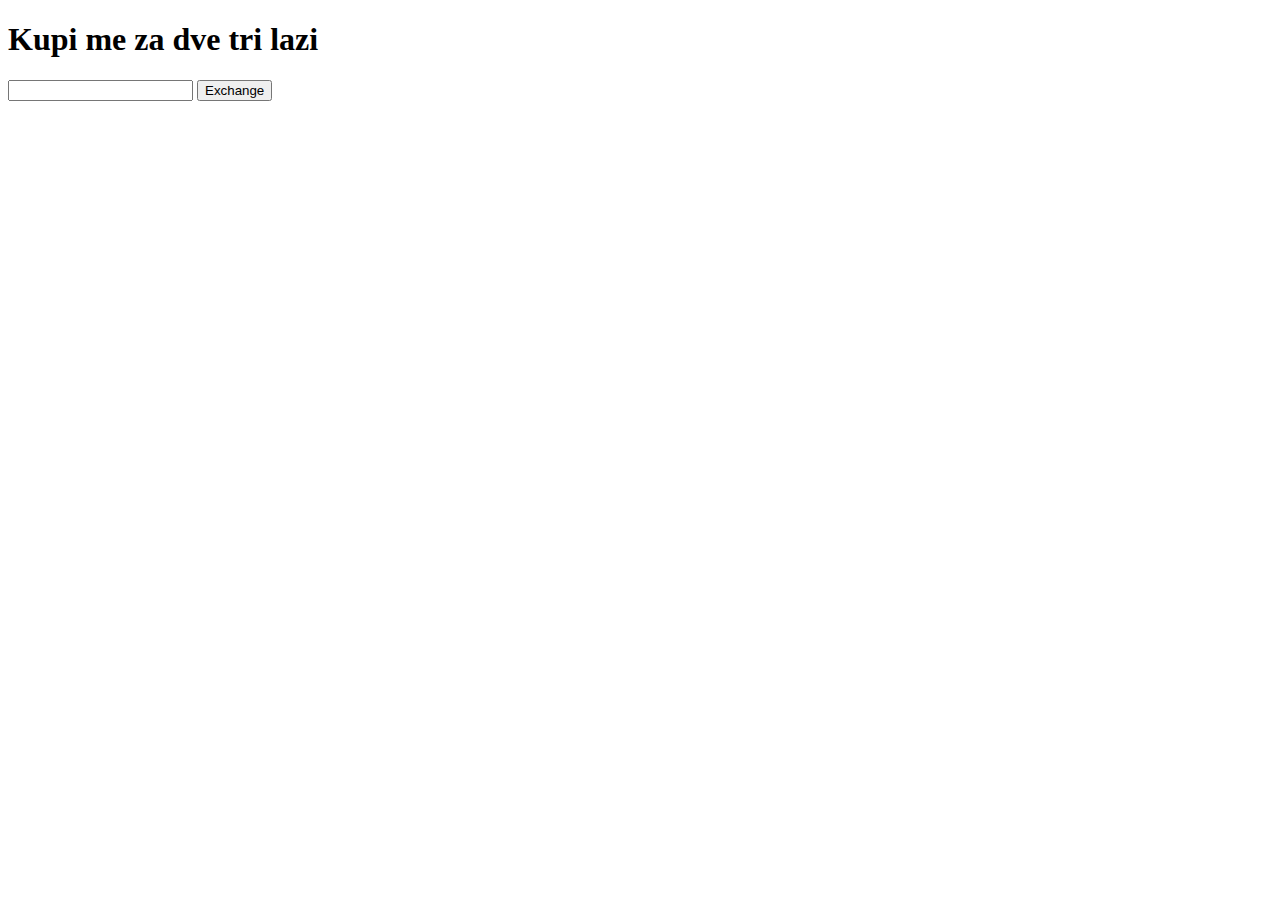
<file: Dan 4/Zadatak 1_Exchange/index.html>
<!DOCTYPE html>
<html lang="en">
  <head>
    <meta charset="UTF-8" />
    <meta name="viewport" content="width=device-width, initial-scale=1.0" />
    <title>Document</title>
  </head>
  <title>Zadaca:Exchange</title>

  <body>
    <header>
      <h1 id="header">Kupi me za dve tri lazi</h1>
    </header>

    <section>
      <input type="text" id="input-text" />
      <button type="button" id="exchangeBtn">Exchange</button>
    </section>

    <script src="app.js"></script>
  </body>
</html>
</file>
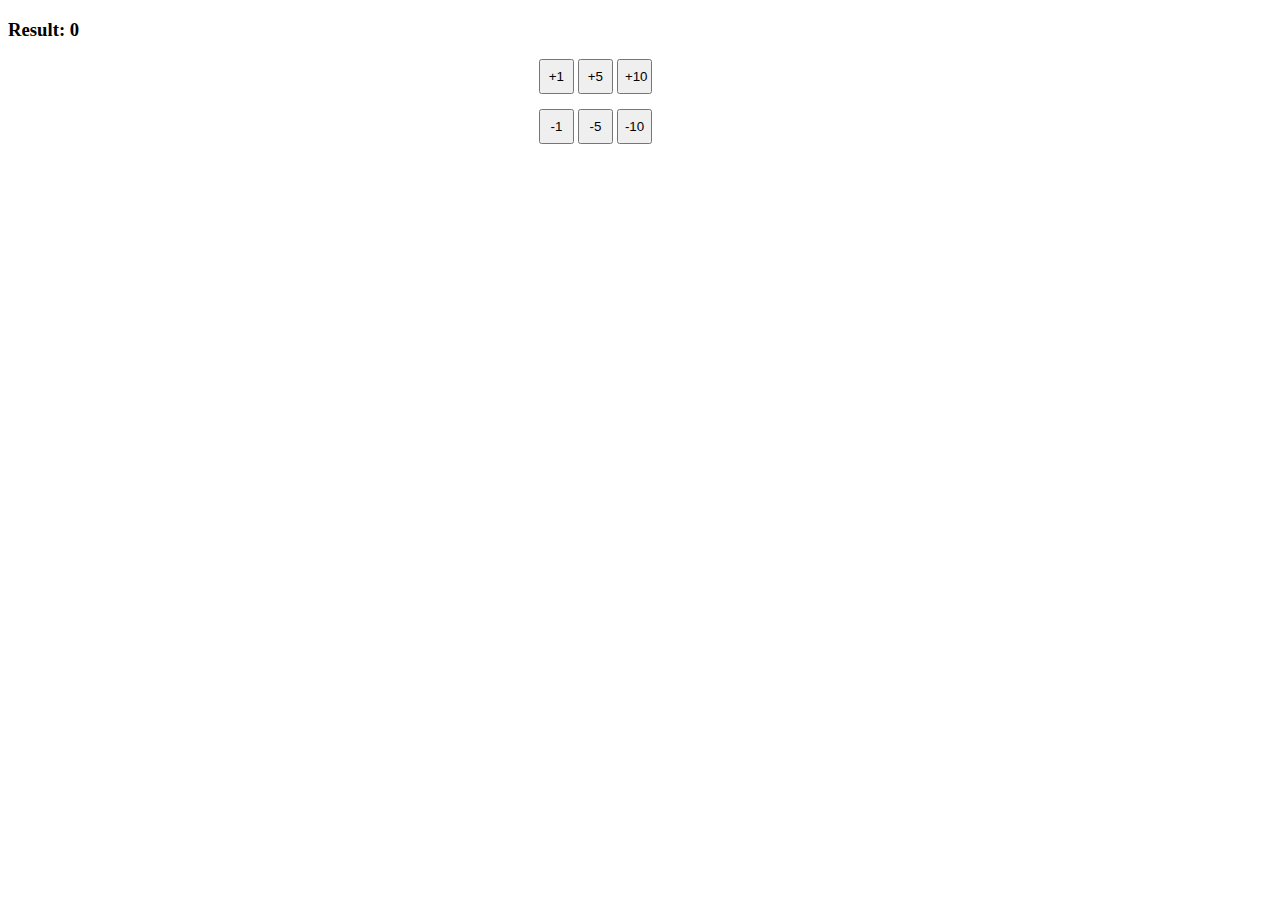
<file: Dan 4/Zadatak 2_Buttons/index.html>
<!DOCTYPE html>
<html lang="en">
  <head>
    <meta charset="UTF-8" />
    <meta name="viewport" content="width=device-width, initial-scale=1.0" />
    <title>Zadaca:Buttons</title>
  </head>

  <style>
    #addButtons {
      margin: 0;
      position: relative;
      left: 42%;
    }

    #subButtons {
      margin: 0;
      position: relative;
      top: 15px;
      left: 42%;
    }

    button {
      width: 35px;
      height: 35px;
    }
  </style>

  <title>Zadaca:Buttons</title>

  <body>
    <header>
      <h3>Result: <span id="result">0</span></h3>
    </header>

    <section>
      <div id="addButtons">
        <button type="button" id="btn-add1">+1</button>
        <button type="button" id="btn-add5">+5</button>
        <button type="button" id="btn-add10">+10</button>
      </div>
      <div id="subButtons">
        <button type="button" id="btn-sub1">-1</button>
        <button type="button" id="btn-sub5">-5</button>
        <button type="button" id="btn-sub10">-10</button>
      </div>
    </section>

    <script src="scripts\vendor.js"></script>
    <script src="scripts\app.js"></script>
  </body>
</html>
</file>
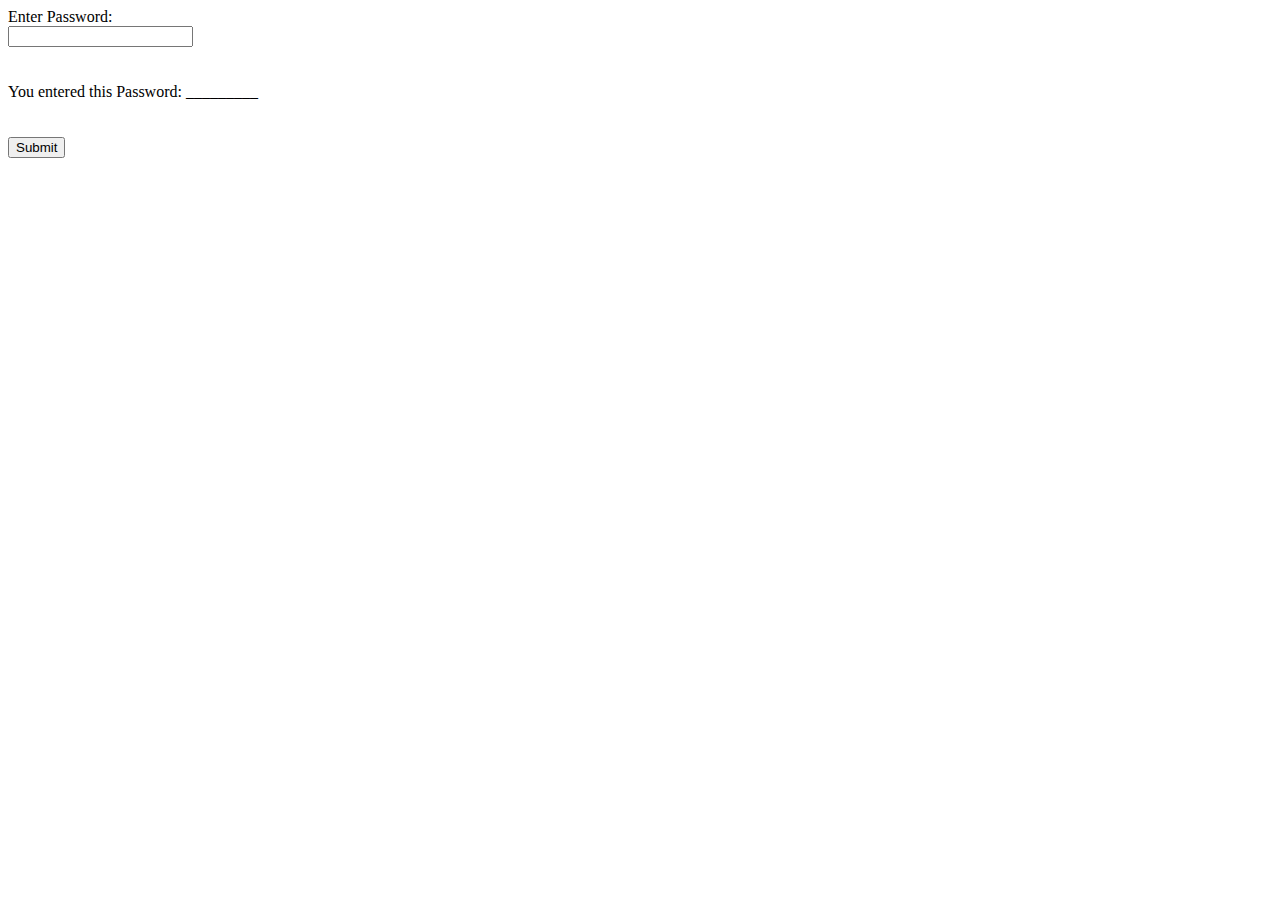
<file: Dan 4/Zadatak 3_Password/index.html>
<!DOCTYPE html>
<html lang="en">
  <head>
    <meta charset="UTF-8" />
    <meta name="viewport" content="width=device-width, initial-scale=1.0" />
    <title>Zadaca:Password</title>
  </head>
  <title>Zadaca:Password</title>

  <body>
    <form id="form">
      <label> Enter Password:</label>
      <br />
      <input type="password" id="input-password" />
      <br /><br />
      <br />
      <label>You entered this Password:</label>
      <span id="new-password">_________</span>
      <br /><br />
      <br />
      <button type="submit" id="submit">Submit</button>
    </form>

    <script src="app.js"></script>
  </body>
</html>
</file>
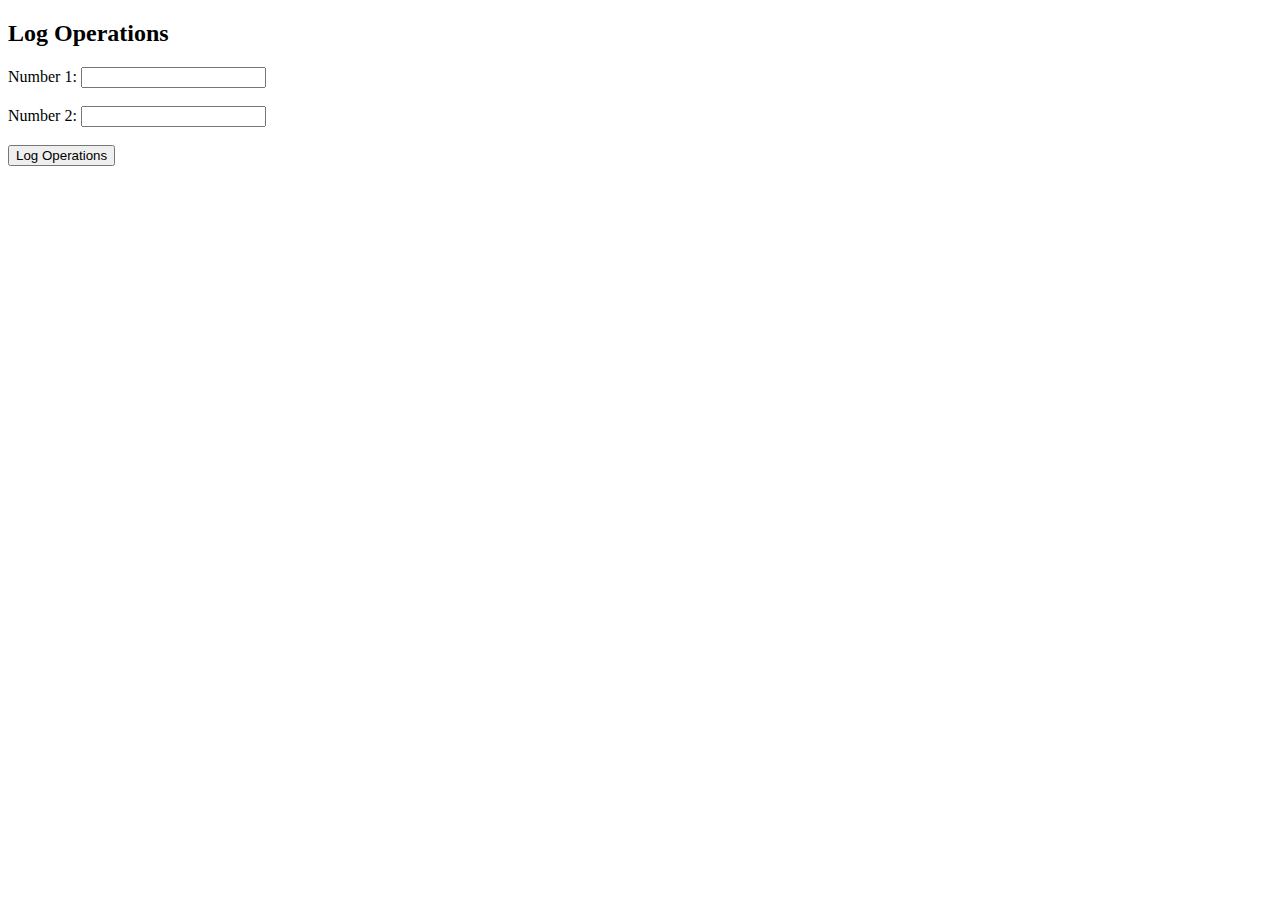
<file: Dan 4/Zadatak 4_Log Operations/index.html>
<!DOCTYPE html>
<html lang="en">
  <head>
    <meta charset="UTF-8" />
    <meta name="viewport" content="width=device-width, initial-scale=1.0" />
    <style>
      /* Chrome, Safari, Edge, Opera */
      input::-webkit-outer-spin-button,
      input::-webkit-inner-spin-button {
        -webkit-appearance: none;
        margin: 0;
      }

      /* Firefox */
      input[type="number"] {
        -moz-appearance: textfield;
      }
    </style>

    <title>Zadatak: Log Operations</title>
  </head>
  <body>
    <header>
      <h2>Log Operations</h2>
    </header>

    <section>
      <label>Number 1: </label>
      <input type="number" id="input-number1" />
    </section>

    <br />

    <section>
      <label>Number 2: </label>
      <input type="number" id="input-number2" />
    </section>

    <br />

    <section>
      <button type="button" id="log-operations">Log Operations</button>
    </section>

    <script src="app.js"></script>
  </body>
</html>
</file>
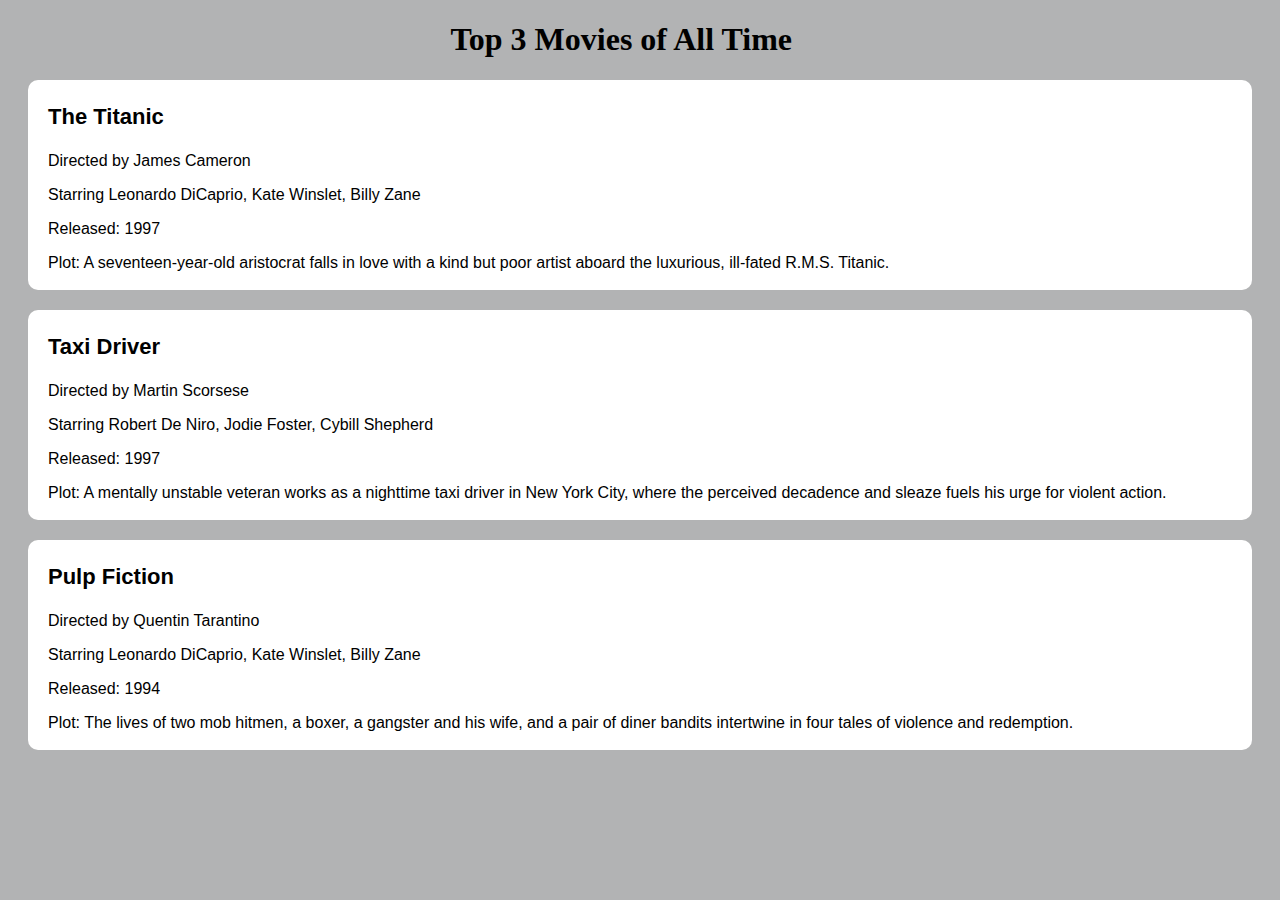
<file: Dan 5/Zadatak 1_Web/index.html>
<!DOCTYPE html>
<html lang="en">
<head>
    <meta charset="UTF-8">
    <meta name="viewport" content="width=device-width, initial-scale=1.0">
    <title>Top 3 Movies of all time</title>
    <link rel="stylesheet" href="style.css">
</head>
<body>

<header>
    <h1>Top 3 Movies of All Time</h1>
</header>

<section>
    <h3>The Titanic</h3>
    <p>Directed by James Cameron</p>
    <p>Starring Leonardo DiCaprio, Kate Winslet, Billy Zane</p>
    <p>Released: 1997</p>
    <p>Plot: A seventeen-year-old aristocrat falls in love with a kind but poor artist aboard the luxurious, ill-fated R.M.S. Titanic.</p>
</section>

<section>
    <h3>Taxi Driver</h3>
    <p>Directed by Martin Scorsese</p>
    <p>Starring Robert De Niro, Jodie Foster, Cybill Shepherd</p>
    <p>Released: 1997</p>
    <p>Plot: A mentally unstable veteran works as a nighttime taxi driver in New York City, where the perceived decadence and sleaze fuels his urge for violent action.</p>
</section>

<section>
    <h3>Pulp Fiction</h3>
    <p>Directed by Quentin Tarantino</p>
    <p>Starring Leonardo DiCaprio, Kate Winslet, Billy Zane</p>
    <p>Released: 1994</p>
    <p>Plot: The lives of two mob hitmen, a boxer, a gangster and his wife, and a pair of diner bandits intertwine in four tales of violence and redemption.</p>
</section>



    
</body>
</html>
</file>
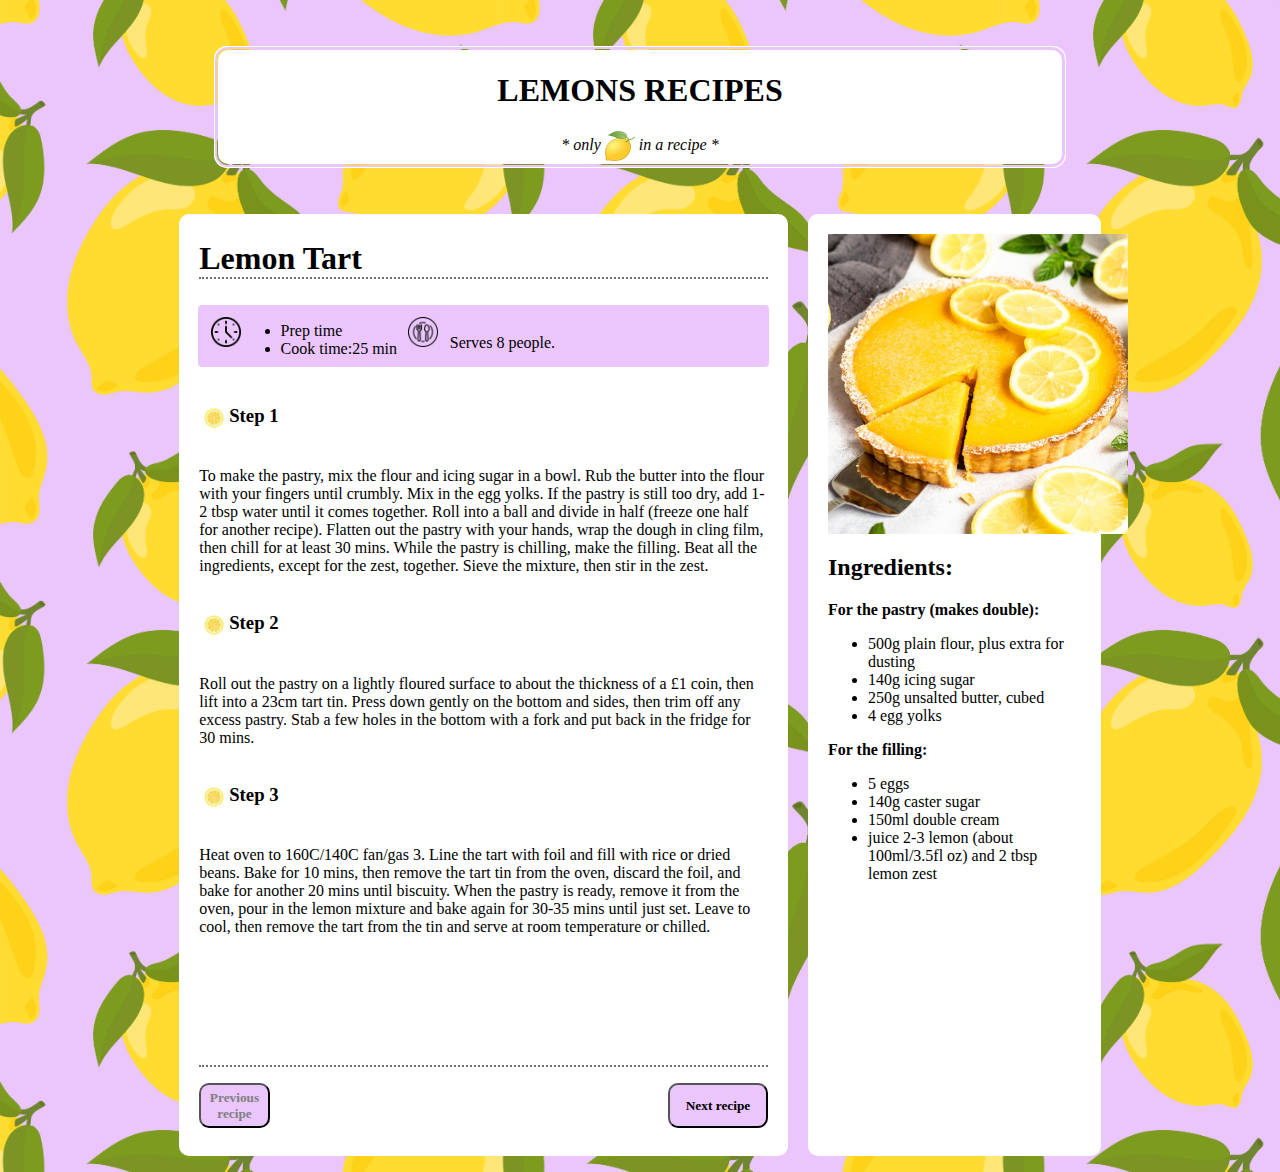
<file: Dan_6/Web site - Recepti/Index.html>
<!DOCTYPE html>
<html lang="en">
<head>
    <meta charset="UTF-8">
    <meta name="viewport" content="width=device-width, initial-scale=1.0">
    <link rel="stylesheet" href="styles.css">
    <script src="./app.js"></script>

    <title>Only lemons recipes</title>
</head>
<body>

<header>
    <h1>LEMONS RECIPES</h1>
   <h3"><i>* only <img  class="image-icon" src="content/oneLemon.png" /> in a recipe *</i> </h3> 
</header>

<section class="full-recipe">

<div class="steps">
    <h2 class="rec-name">Lemon Tart</h2>
    <div id="icons">
      
        <img class="icons" src="content/clock.png" /> 
            <ul><li>Prep time</li>
            <li>Cook time:25 min     </li></ul>
            <br> </br>
        <img class="icons" src="content/dish.png" /> <span id="text">Serves 8 people.</span>    
    </div>
    <br/>
    <h3><img  class="image-icon" src="content/lemon-icon.png" />Step 1</h3>
        
    <p>To make the pastry, mix the flour and icing sugar in a bowl. 
        Rub the butter into the flour with your fingers until crumbly. 
        Mix in the egg yolks. If the pastry is still too dry, add 1-2 tbsp water until it comes together. 
        Roll into a ball and divide in half (freeze one half for another recipe). 
        Flatten out the pastry with your hands, wrap the dough in cling film, then chill for at least 30 mins. 
        While the pastry is chilling, make the filling. Beat all the ingredients, except for the zest, together. 
        Sieve the mixture, then stir in the zest.</p>
    <h3><img  class="image-icon" src="content/lemon-icon.png" />Step 2</h3>
    
    <p>Roll out the pastry on a lightly floured surface to about the thickness of a £1 coin, then lift into a 23cm tart tin. 
            Press down gently on the bottom and sides, then trim off any excess pastry. 
            Stab a few holes in the bottom with a fork and put back in the fridge for 30 mins.</p>

    <h3><img  class="image-icon" src="content/lemon-icon.png" />Step 3</h3>

    <p>Heat oven to 160C/140C fan/gas 3. 
            Line the tart with foil and fill with rice or dried beans. 
            Bake for 10 mins, then remove the tart tin from the oven, discard the foil, and bake for another 20 mins until biscuity.
             When the pastry is ready, remove it from the oven, pour in the lemon mixture and bake again for 30-35 mins until just set. 
             Leave to cool, then remove the tart from the tin and serve at room temperature or chilled.
    
    </p>
    <br><br/>
    <br><br/>
    <br><br/>
    <p id="border"></p>
    
    <div id="navigation">

        <button id="previous" style="color: gray;"><b>Previous recipe</b></button>
        <button id="next" onclick="change_page('LemonOrzo.html')"><b>Next recipe</b></button>

    </div>
 
</div>

<div class="ingredients">
    <img class = "left-image" src="content/lemon-tart.jpg" />

    <h2>Ingredients:</h2>

    <b>For the pastry (makes double):
    </b>

    <ul>
        <li>500g plain flour, plus extra for dusting</li>
        <li>140g icing sugar</li>
        <li>250g unsalted butter, cubed</li>
        <li>4 egg yolks</li>
    </ul>

        <b>For the filling:</b>
    <ul>
        <li>5 eggs</li>
        <li>140g caster sugar</li>
        <li>150ml double cream</li>
        <li>juice 2-3 lemon (about 100ml/3.5fl oz) and 2 tbsp lemon zest</li>
    </ul>
</div>
    
</section>

</body>
</html>
</file>
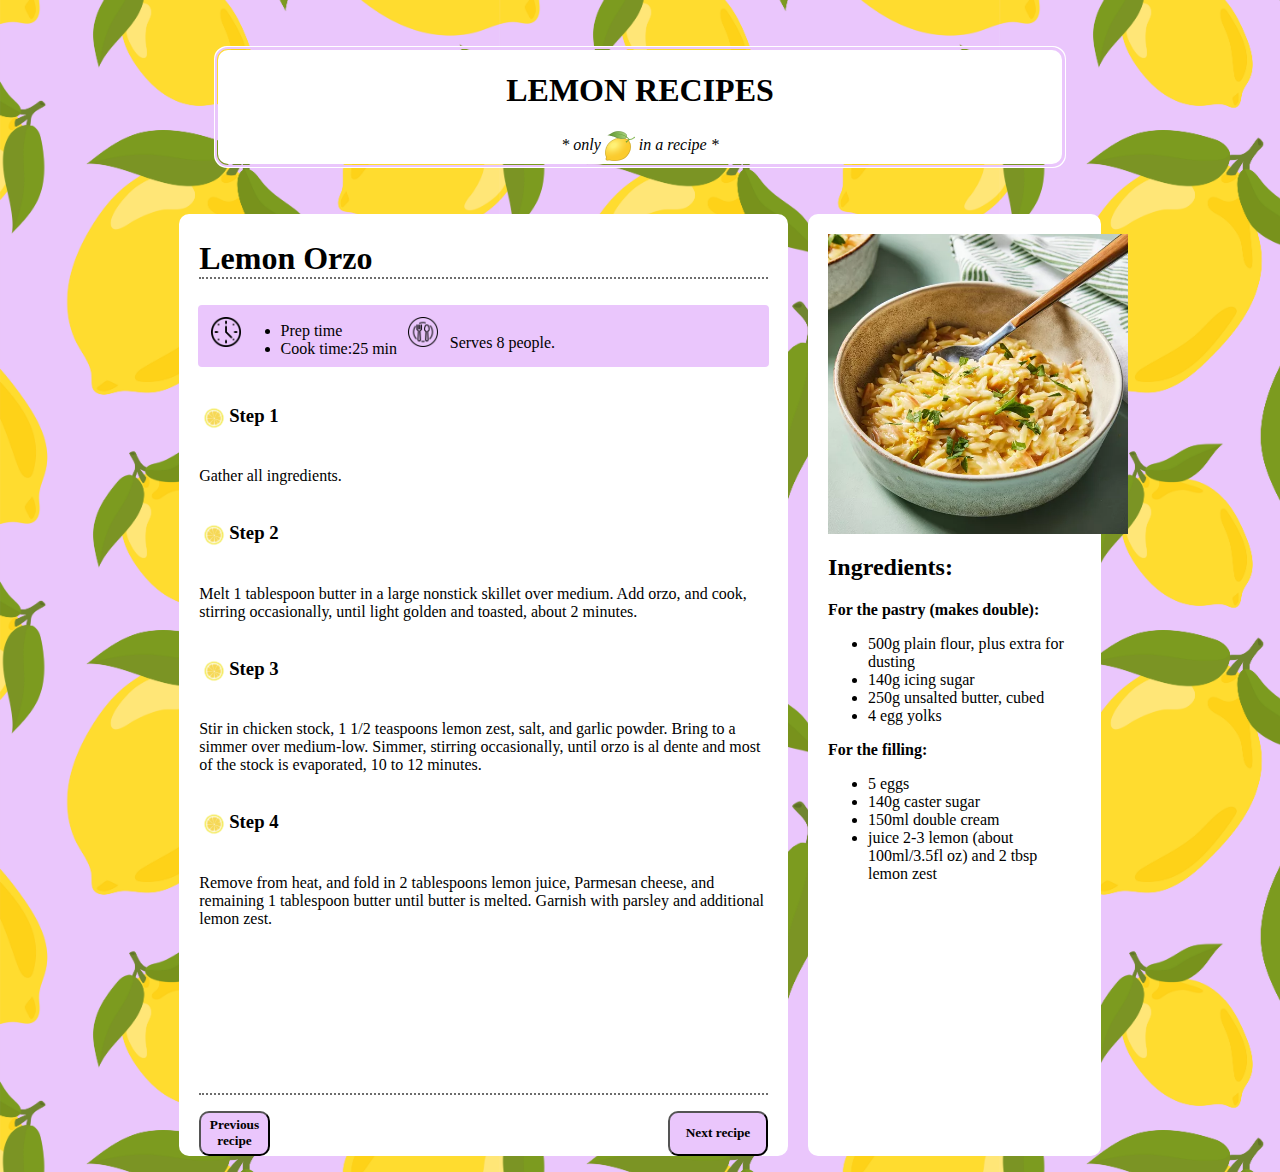
<file: Dan_6/Web site - Recepti/LemonOrzo.html>
<!DOCTYPE html>
<html lang="en">
<head>
    <meta charset="UTF-8">
    <meta name="viewport" content="width=device-width, initial-scale=1.0">
    <link rel="stylesheet" href="styles.css">
    <script src="./app.js"></script>

    <title>Only lemons recipes</title>
</head>
<body>

<header>
    <h1>LEMON RECIPES</h1>
   <h3"><i>* only <img  class="image-icon" src="content/oneLemon.png" /> in a recipe *</i> </h3> 
</header>

<section class="full-recipe">

<div class="steps">
    <h2 class="rec-name">Lemon Orzo </h2>
    <div id="icons">
      
        <img class="icons" src="content/clock.png" /> 
            <ul><li>Prep time</li>
            <li>Cook time:25 min     </li></ul>
            <br> </br>
        <img class="icons" src="content/dish.png" /> <span id="text">Serves 8 people.</span>             
        </div>
    <br/>
    <h3><img  class="image-icon" src="content/lemon-icon.png" />Step 1</h3>
        
    <p>Gather all ingredients.

    </p>
    <h3><img  class="image-icon" src="content/lemon-icon.png" />Step 2</h3>
    
    <p>Melt 1 tablespoon butter in a large nonstick skillet over medium. Add orzo, and cook, stirring occasionally, until light golden and toasted,
        about 2 minutes.
        
    </p>

    <h3><img  class="image-icon" src="content/lemon-icon.png" />Step 3</h3>

    <p>Stir in chicken stock, 1 1/2 teaspoons lemon zest, salt, and garlic powder. Bring to a simmer over medium-low.  Simmer, stirring occasionally, until orzo is al dente and most of the stock is evaporated, 10 to 12 minutes.

    </p>

    <h3><img  class="image-icon" src="content/lemon-icon.png" />Step 4</h3>

    <p>Remove from heat, and fold in 2 tablespoons lemon juice, Parmesan cheese, and remaining 1 tablespoon butter until butter is melted. Garnish with parsley and additional lemon zest.
    </p>
    
    <br><br/>
    <br><br/>
    <br><br/>
    <br><br/>

    <p id="border"></p>

    <div id="navigation">
    
        <button id="previous" onclick="change_page('Index.html')"><b>Previous recipe</b></button>
        <button id="next" onclick="change_page('MeringuePie.html')"><b>Next recipe</b></button>
    </div>

</div>

<div class="ingredients">
    <img class = "left-image" src="content/lemon-orzo.jpg" />

    <h2>Ingredients:</h2>

    <b>For the pastry (makes double):
    </b>

    <ul>
        <li>500g plain flour, plus extra for dusting</li>
        <li>140g icing sugar</li>
        <li>250g unsalted butter, cubed</li>
        <li>4 egg yolks</li>
    </ul>

        <b>For the filling:</b>
    <ul>
        <li>5 eggs</li>
        <li>140g caster sugar</li>
        <li>150ml double cream</li>
        <li>juice 2-3 lemon (about 100ml/3.5fl oz) and 2 tbsp lemon zest</li>
    </ul>
</div>
    
</section>

</body>
</html>
</file>
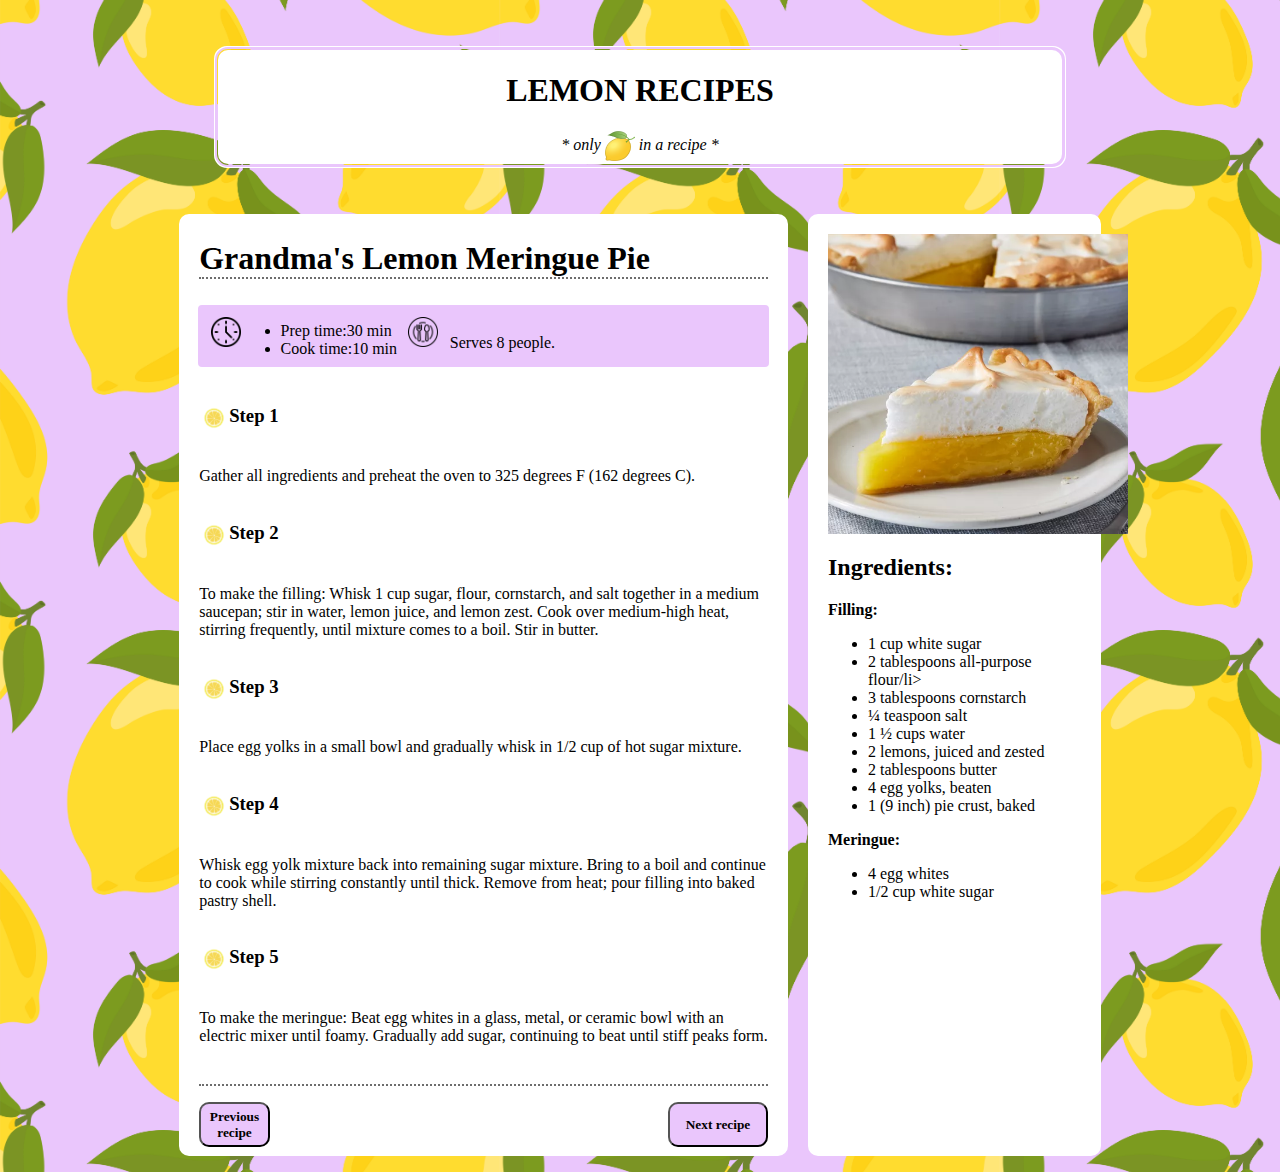
<file: Dan_6/Web site - Recepti/MeringuePie.html>
<!DOCTYPE html>
<html lang="en">
<head>
    <meta charset="UTF-8">
    <meta name="viewport" content="width=device-width, initial-scale=1.0">
    <link rel="stylesheet" href="styles.css">
    <script src="./app.js"></script>

    <title>Only lemons recipes</title>
</head>
<body>

<header>
    <h1>LEMON RECIPES</h1>
   <h3"><i>* only <img  class="image-icon" src="content/oneLemon.png" /> in a recipe *</i> </h3> 
</header>

<section class="full-recipe">

<div class="steps">
    <h2 class="rec-name">Grandma's Lemon Meringue Pie </h2>
    <div id="icons">
      
        <img class="icons" src="content/clock.png" /> 
            <ul><li>Prep time:30 min</li>
            <li>Cook time:10 min     </li></ul>
            <br> </br>
        <img class="icons" src="content/dish.png" /> <span id="text">Serves 8 people.</span>    
    </div>

    <br/>

    <h3><img  class="image-icon" src="content/lemon-icon.png" />Step 1</h3>
        
    <p>Gather all ingredients and preheat the oven to 325 degrees F (162 degrees C).
    </p>

    <h3><img  class="image-icon" src="content/lemon-icon.png" />Step 2</h3>
    
    <p>To make the filling: Whisk 1 cup sugar, flour, cornstarch, and salt together in a medium saucepan; stir in water, lemon juice, and lemon zest. Cook over medium-high heat, stirring frequently, until mixture comes to a boil. Stir in butter.
    </p>

    <h3><img  class="image-icon" src="content/lemon-icon.png" />Step 3</h3>

    <p>Place egg yolks in a small bowl and gradually whisk in 1/2 cup of hot sugar mixture.
    </p>

    <h3><img  class="image-icon" src="content/lemon-icon.png" />Step 4</h3>

    <p>Whisk egg yolk mixture back into remaining sugar mixture. Bring to a boil and continue to cook while stirring constantly until thick. Remove from heat; pour filling into baked pastry shell.
    </p>

    <h3><img  class="image-icon" src="content/lemon-icon.png" />Step 5</h3>

    <p>To make the meringue: Beat egg whites in a glass, metal, or ceramic bowl with an electric mixer until foamy. Gradually add sugar, continuing to beat until stiff peaks form.
    </p>
    <br/>
    <p id="border"></p>
    <div id="navigation">
    
        <button id="previous" onclick="change_page('LemonOrzo.html')"><b>Previous recipe</b></button>
        <button id="next" onclick="change_page('Index.html')"><b>Next recipe</b></button>
        </div>

</div>

<div class="ingredients">
    <img class = "left-image" src="content/meringue-pie.jpg" />

    <h2>Ingredients:</h2>

    <b>Filling:
    </b>

    <ul>
        <li>1 cup white sugar</li>
        <li>2 tablespoons all-purpose flour/li>
        <li>3 tablespoons cornstarch</li>
        <li>¼ teaspoon salt</li>
        <li>1 ½ cups water</li>
        <li>2 lemons, juiced and zested</li>
        <li>2 tablespoons butter</li>
        <li>4 egg yolks, beaten</li>
        <li>1 (9 inch) pie crust, baked</li>
    </ul>

        <b>Meringue:</b>
    <ul>
        <li>4 egg whites</li>
        <li>1/2 cup white sugar</li>

    </ul>
</div>
    
</section>
    
</body>
</html>
</file>
<file: Dan 5/Zadatak 1_Web/style.css>
body {
    background-color: rgb(178, 179, 180);
  }


h1 {
    position:relative;
    left:35%;
  
  }

  h3 {
    font-family: Helvetica;
    font-size: 22px;
    font-weight: 750;

  }
  
  section {
    background-color: rgb(255, 255, 255);
    border-radius: 10px;
    padding: 2px 20px 2px 20px;
    margin: 20px;
  }
  
  p {
    
    font-family: Helvetica;
  }
</file>
<file: Dan_6/Web site - Recepti/styles.css>
body {
  background-image: url("content/2992.jpg");
  background-size: 500px 500px;
}

header {
  background-color: rgb(255, 255, 255);
  text-align: center;
  padding: 1px 0px 3px 0px;
  margin: 50px 210px 50px 210px;
  border-radius: 10px;
  color: rgb(0, 0, 0);
  font-family: Georgia, "Times New Roman", Times, serif;
  outline: auto;
  outline-offset: 2px;
  outline-color: rgb(234, 198, 252);
}

.rec-name {
  font-size: 200%;
  border-bottom: 2px dotted rgb(109, 109, 109);
  text-align:justify;
  text-transform: capitalize;
  padding-bottom: 0px;
}
.image-icon {
  width: 30px;
  height: 30px;
  vertical-align: middle;
}

.steps {
  background-color: rgb(255, 255, 255);
  width: 45%;
  padding: 0px 20px 40px 20px;
  display: flex;
  flex-direction: column;
  height: 95%;
  border-radius: 10px;
}

#border {
    margin-top: 5px;
    border-bottom: 2px dotted rgb(109, 109, 109);
    border-width: 2%;
}

.ingredients {
  background-color: rgb(255, 255, 255);
  width: 20%;
  margin-left: 20px;
  margin-bottom: 0px;
  padding: 20px;
  display: flex;
  flex-direction: column;
  height: 95%;
  border-radius: 10px;
}

.left-image {
  width: 300px;
  height: 300px;
  object-fit: cover;
}

#next {  
    margin-bottom: 2%;
    margin-left: 70%; 
    min-width:100px;
    min-height: 45px;
    border-radius: 10px;
    background-color:rgb(234, 198, 252);
    font-family: Cambria, Cochin, Georgia, Times, 'Times New Roman', serif;
 
}

#previous {  
    
  margin-bottom: 2%;
  width:150px;
  min-height: 45px;
  border-radius: 10px;
  background-color:rgb(234, 198, 252);
  font-family: Cambria, Cochin, Georgia, Times, 'Times New Roman', serif;
}

.full-recipe {
  height: 950px;
  display: flex;
  flex-direction: row;
  width: 100%;
  justify-content: center;
  
}


#icons{
    display:flex;
    flex-direction: row;
    margin-right: 10px;
    width:100%;
    min-height: 60px;
    background-color: rgb(234, 198, 252); ;
    outline:auto;
    outline-color: rgb(234, 198, 252);
    justify-content:flex-start;
}

#navigation {
    display:flex;
    flex-direction: row;
   
    margin-bottom: 5%;
    width: 100%;
    height: 50px;
}

.icons{
    display:flex;
    flex-direction: row;
    margin-top: 2%;
    margin-left: 2%;
    width:30px;
    height: 30px;
    align-items: center;
}

#text{
    margin-top: 5%;
    margin-left: 2%;
    
}
</file>
